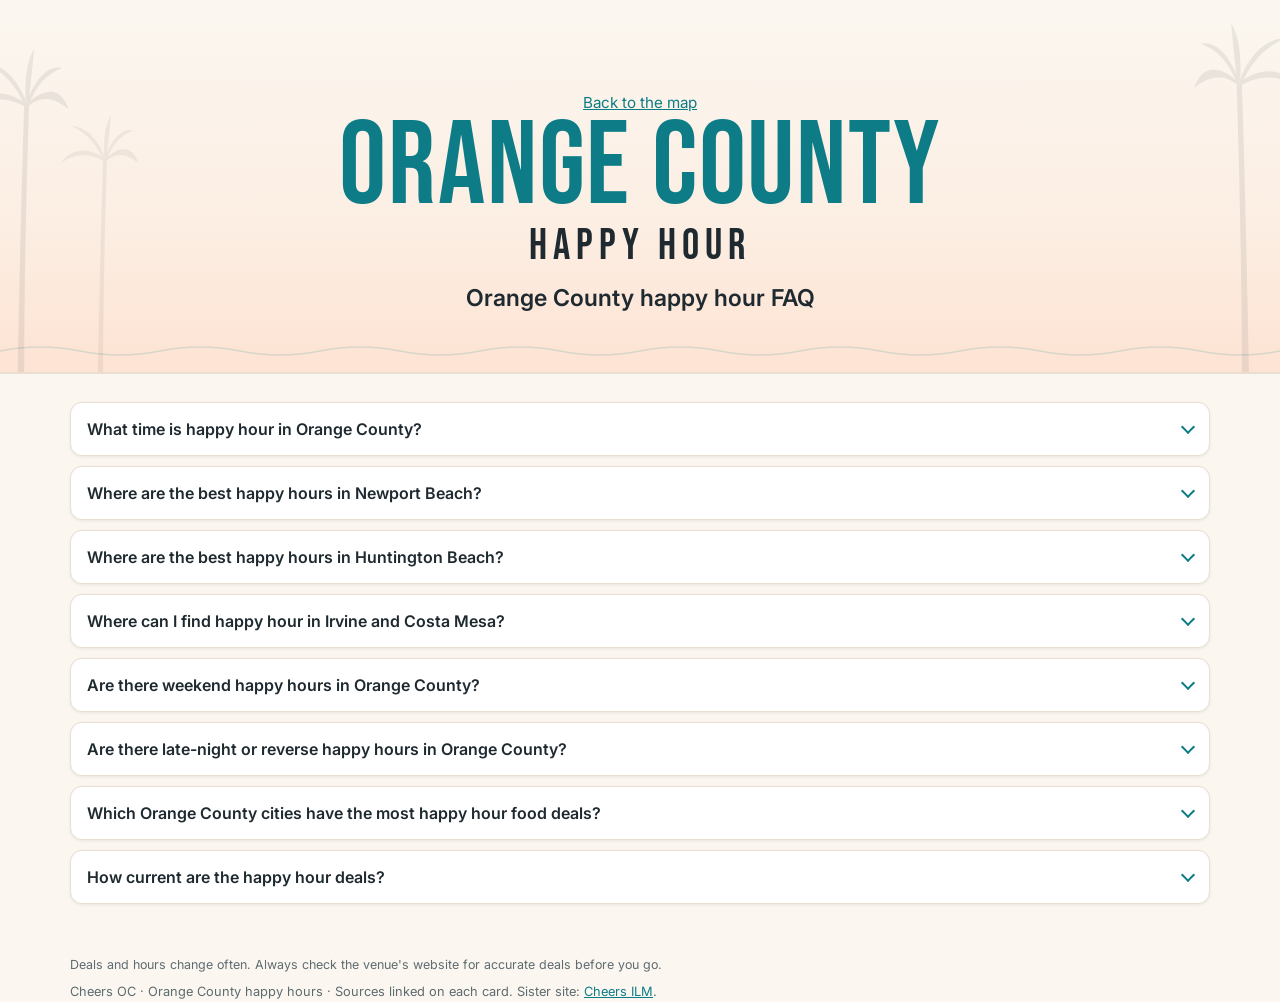
<file: faq/index.html>
<!doctype html><html lang="en"><head><meta charset="utf-8"><meta name="viewport" content="width=device-width,initial-scale=1">
<title>Orange County Happy Hour FAQ: Times &amp; Deals | Cheers OC</title><meta name="description" content="When is happy hour in Orange County? Typical 3-6 PM times, weekend and late-night deals, food specials by city, and how to find what's on now.">
<meta name="application-name" content="Cheers OC">
<meta property="og:title" content="Orange County Happy Hour FAQ: Times &amp; Deals | Cheers OC">
<meta property="og:site_name" content="Cheers OC">
<meta property="og:description" content="When is happy hour in Orange County? Typical 3-6 PM times, weekend and late-night deals, food specials by city, and how to find what's on now.">
<meta property="og:type" content="website">
<meta property="og:url" content="https://cheersoc.com/faq/">
<link rel="canonical" href="https://cheersoc.com/faq/">
<script type="application/ld+json">
{
  "@context": "https://schema.org",
  "@type": "FAQPage",
  "mainEntity": [
    {
      "@type": "Question",
      "name": "What time is happy hour in Orange County?",
      "acceptedAnswer": {
        "@type": "Answer",
        "text": "3–6 PM is the classic Orange County window. Of the 62 spots on Cheers OC, 29 start at 3 PM and 35 end at 6 PM, and 20 run exactly 3–6 PM. A few start earlier, like 1 PM at The Sandpiper Lounge in Laguna Beach, and some run until 7 PM. 17 spots list a happy hour every day of the week, and the rest are mostly weekday-only."
      }
    },
    {
      "@type": "Question",
      "name": "Where are the best happy hours in Newport Beach?",
      "acceptedAnswer": {
        "@type": "Answer",
        "text": "Spots we track in Newport Beach include Fly-N-Fish Oyster Bar (Mon–Fri 3–6 PM, half dozen oysters for $14), The Cannery's Jellyfish Lounge (daily 3:30–6 PM, 40% off marked menu items), RED O (daily 3–6 PM and 9 PM–close) and Bayside Restaurant (daily until 7 PM, $10 select-spirit cocktails). All 10 Newport spots are in the Newport Beach section under the map."
      }
    },
    {
      "@type": "Question",
      "name": "Where are the best happy hours in Huntington Beach?",
      "acceptedAnswer": {
        "@type": "Answer",
        "text": "Spots we track in Huntington Beach include Killarney's Irish Pub and Baja Sharkeez (both Mon–Fri 3–7 PM, with 32oz double drinks), No Ka Oi (daily 3–7 PM, $7 fish tacos, mai tais and more), Treehouse on PCH, a rooftop at the Pasea Hotel (Mon–Fri 4–6 PM), and Sandbar Cocina y Tequila (Mon–Fri 3–6:30 PM). See all 7 in the Huntington Beach section."
      }
    },
    {
      "@type": "Question",
      "name": "Where can I find happy hour in Irvine and Costa Mesa?",
      "acceptedAnswer": {
        "@type": "Answer",
        "text": "We track 7 spots in Irvine and 6 in Costa Mesa. In Irvine, Eureka! (daily 3–6 PM and 9 PM–close) and CUCINA enoteca (daily 3–6 PM) run every day. In Costa Mesa, Descanso offers $5 beers and $10 taco skillets Mon–Fri 3–6 PM, Ospi has a daily 3–5:30 PM aperitivo menu, and Cafe Sevilla takes 50% off tapas Wed–Sun 5–7 PM."
      }
    },
    {
      "@type": "Question",
      "name": "Are there weekend happy hours in Orange County?",
      "acceptedAnswer": {
        "@type": "Answer",
        "text": "Yes. 23 of the 62 spots we track list a Saturday or Sunday happy hour, and 17 run every day. Newport Beach has the most weekend options (5), followed by Laguna Beach and Irvine (4 each). Mozambique in Laguna Beach runs Sat–Sun 2–4 PM, and Hook & Anchor in Dana Point runs Sat–Sun 3–5 PM. Use the day filter to see weekend deals."
      }
    },
    {
      "@type": "Question",
      "name": "Are there late-night or reverse happy hours in Orange County?",
      "acceptedAnswer": {
        "@type": "Answer",
        "text": "Yes, a handful. RED O in Newport Beach and Eureka! Irvine both run a second happy hour from 9 PM to close. Yard House Irvine Spectrum lists a late night from 10 PM to midnight, Yard House Costa Mesa lists 10 PM to close Sun–Wed, and Mickey's Irish Pub in Fullerton runs 8 PM to close Sun–Wed. Late windows change, so confirm with the venue."
      }
    },
    {
      "@type": "Question",
      "name": "Which Orange County cities have the most happy hour food deals?",
      "acceptedAnswer": {
        "@type": "Answer",
        "text": "Newport Beach leads with 7 spots offering food deals, followed by Huntington Beach and Costa Mesa with 6 each, Irvine with 5 and San Clemente with 4. In total, 42 of the 62 spots we track include food, from oysters and tacos to discounted small plates. Pick \"Food\" in the deal filter to show only those spots, or open a city in the list under the map."
      }
    },
    {
      "@type": "Question",
      "name": "How current are the happy hour deals?",
      "acceptedAnswer": {
        "@type": "Answer",
        "text": "Happy hour deals change often, so treat each listing as a guide. Every card links to a venue page or the listing's source, so you can confirm the current specials, days and times before you go. Some listings don't publish prices or times yet, and if the venue's own page differs from ours, go with the venue."
      }
    }
  ]
}
</script>
<link rel="icon" href="/favicon.svg?v=7" type="image/svg+xml">
<link rel="icon" href="/favicon-32.png?v=7" type="image/png" sizes="32x32">
<link rel="icon" href="/favicon.ico?v=7" sizes="any">
<link rel="apple-touch-icon" href="/apple-touch-icon.png?v=7">
<meta name="theme-color" content="#FBF7F0">
<link rel="preconnect" href="https://fonts.googleapis.com"><link href="https://fonts.googleapis.com/css2?family=Bebas+Neue&family=Oswald:wght@500;700&family=Inter:wght@400;500;600&family=JetBrains+Mono:wght@400;500&display=swap" rel="stylesheet">
<link rel="stylesheet" href="/css/style.css?v=10"></head><body>
<header class="hero"><p class="hero-lead"><a href="/">Back to the map</a></p><div class="palms" aria-hidden="true"><svg class="palm p1" viewBox="0 0 120 400" style="height:88%" aria-hidden="true"><path d="M58 400 C60 300 62 200 66 70 L72 70 C68 200 66 300 66 400Z"/><path d="M69 72 C40 50 15 58 0 80 C22 62 45 62 69 76Z M69 72 C95 48 112 55 120 78 C100 62 85 62 69 76Z M69 70 C55 35 35 22 18 22 C40 32 55 48 67 74Z M69 70 C82 35 98 25 112 28 C92 36 80 50 71 74Z M68 70 C66 40 70 18 78 5 C76 28 74 48 71 72Z"/></svg><svg class="palm p2" viewBox="0 0 120 400" style="height:70%" aria-hidden="true"><path d="M58 400 C60 300 62 200 66 70 L72 70 C68 200 66 300 66 400Z"/><path d="M69 72 C40 50 15 58 0 80 C22 62 45 62 69 76Z M69 72 C95 48 112 55 120 78 C100 62 85 62 69 76Z M69 70 C55 35 35 22 18 22 C40 32 55 48 67 74Z M69 70 C82 35 98 25 112 28 C92 36 80 50 71 74Z M68 70 C66 40 70 18 78 5 C76 28 74 48 71 72Z"/></svg><svg class="palm p3" viewBox="0 0 120 400" style="height:95%" aria-hidden="true"><path d="M58 400 C60 300 62 200 66 70 L72 70 C68 200 66 300 66 400Z"/><path d="M69 72 C40 50 15 58 0 80 C22 62 45 62 69 76Z M69 72 C95 48 112 55 120 78 C100 62 85 62 69 76Z M69 70 C55 35 35 22 18 22 C40 32 55 48 67 74Z M69 70 C82 35 98 25 112 28 C92 36 80 50 71 74Z M68 70 C66 40 70 18 78 5 C76 28 74 48 71 72Z"/></svg></div>
<p class="mark" aria-hidden="true"><span class="mark-top">Orange County</span><span class="mark-sub">Happy Hour</span></p>
<h1 class="hero-title">Orange County happy hour FAQ</h1></header>
<main class="wrap">
<section class="areas faq" id="faq">
<details class="area"><summary><span>What time is happy hour in Orange County?</span></summary><p>3–6 PM is the classic Orange County window. Of the 62 spots on Cheers OC, 29 start at 3 PM and 35 end at 6 PM, and 20 run exactly 3–6 PM. A few start earlier, like 1 PM at The Sandpiper Lounge in Laguna Beach, and some run until 7 PM. 17 spots list a happy hour every day of the week, and the rest are mostly weekday-only.</p></details>
<details class="area"><summary><span>Where are the best happy hours in Newport Beach?</span></summary><p>Spots we track in Newport Beach include Fly-N-Fish Oyster Bar (Mon–Fri 3–6 PM, half dozen oysters for $14), The Cannery&#x27;s Jellyfish Lounge (daily 3:30–6 PM, 40% off marked menu items), RED O (daily 3–6 PM and 9 PM–close) and Bayside Restaurant (daily until 7 PM, $10 select-spirit cocktails). All 10 Newport spots are in <a href="/#browse-by-city">the Newport Beach section under the map</a>.</p></details>
<details class="area"><summary><span>Where are the best happy hours in Huntington Beach?</span></summary><p>Spots we track in Huntington Beach include Killarney&#x27;s Irish Pub and Baja Sharkeez (both Mon–Fri 3–7 PM, with 32oz double drinks), No Ka Oi (daily 3–7 PM, $7 fish tacos, mai tais and more), Treehouse on PCH, a rooftop at the Pasea Hotel (Mon–Fri 4–6 PM), and Sandbar Cocina y Tequila (Mon–Fri 3–6:30 PM). See all 7 in <a href="/#browse-by-city">the Huntington Beach section</a>.</p></details>
<details class="area"><summary><span>Where can I find happy hour in Irvine and Costa Mesa?</span></summary><p>We track 7 spots in Irvine and 6 in Costa Mesa. In Irvine, Eureka! (daily 3–6 PM and 9 PM–close) and CUCINA enoteca (daily 3–6 PM) run every day. In Costa Mesa, Descanso offers $5 beers and $10 taco skillets Mon–Fri 3–6 PM, Ospi has a daily 3–5:30 PM aperitivo menu, and Cafe Sevilla takes 50% off tapas Wed–Sun 5–7 PM.</p></details>
<details class="area"><summary><span>Are there weekend happy hours in Orange County?</span></summary><p>Yes. 23 of the 62 spots we track list a Saturday or Sunday happy hour, and 17 run every day. Newport Beach has the most weekend options (5), followed by Laguna Beach and Irvine (4 each). Mozambique in Laguna Beach runs Sat–Sun 2–4 PM, and Hook &amp; Anchor in Dana Point runs Sat–Sun 3–5 PM. Use the day filter to see weekend deals.</p></details>
<details class="area"><summary><span>Are there late-night or reverse happy hours in Orange County?</span></summary><p>Yes, a handful. RED O in Newport Beach and Eureka! Irvine both run a second happy hour from 9 PM to close. Yard House Irvine Spectrum lists a late night from 10 PM to midnight, Yard House Costa Mesa lists 10 PM to close Sun–Wed, and Mickey&#x27;s Irish Pub in Fullerton runs 8 PM to close Sun–Wed. Late windows change, so confirm with the venue.</p></details>
<details class="area"><summary><span>Which Orange County cities have the most happy hour food deals?</span></summary><p>Newport Beach leads with 7 spots offering food deals, followed by Huntington Beach and Costa Mesa with 6 each, Irvine with 5 and San Clemente with 4. In total, 42 of the 62 spots we track include food, from oysters and tacos to discounted small plates. Pick &quot;Food&quot; in the deal filter to show only those spots, or open <a href="/#browse-by-city">a city in the list under the map</a>.</p></details>
<details class="area"><summary><span>How current are the happy hour deals?</span></summary><p>Happy hour deals change often, so treat each listing as a guide. Every card links to a venue page or the listing&#x27;s source, so you can confirm the current specials, days and times before you go. Some listings don&#x27;t publish prices or times yet, and if the venue&#x27;s own page differs from ours, go with the venue.</p></details>
</section>
</main><footer class="wrap"><p class="disclaimer">Deals and hours change often. Always check the venue's website for accurate deals before you go.</p><span data-site-name>Cheers OC</span> · Orange County happy hours · Sources linked on each card. Sister site: <a href="https://cheersilm.com">Cheers ILM</a>.</footer>
</body></html>
</file>
<file: css/style.css>
:root{--bg:#FBF7F0;--bg2:#F3ECE0;--line:#E8DFD0;--ink:#1F2A30;--muted:#5E6B70;--glass:#0E7C86;--sun:#F2705B;--coraltxt:#D9533F;--card:#fff;--r:12px;--sh:0 1px 3px rgba(31,42,48,.08)}
*{box-sizing:border-box}body{margin:0;font:16px/1.5 Inter,system-ui,sans-serif;color:var(--ink);background:var(--bg)}
a{color:var(--glass)}.wrap{max-width:1180px;margin:0 auto;padding:0 20px}
.mono{font-family:"JetBrains Mono",monospace;font-weight:500;text-transform:uppercase;letter-spacing:.12em;font-size:.72rem;color:var(--glass)}.small{font-size:.65rem;color:var(--muted)}
.hero{position:relative;overflow:hidden;text-align:center;padding:84px 20px 60px;border-bottom:1px solid var(--line);background:linear-gradient(180deg,#FBF7F0 0%,#FCEEE3 60%,#FDE3D3 100%)}
.hero::after{content:"";position:absolute;left:0;right:0;bottom:0;height:1px;background:var(--line)}
.hero::before{content:"";position:absolute;left:0;right:0;bottom:14px;height:16px;opacity:.15;background:url("data:image/svg+xml,%3Csvg xmlns='http://www.w3.org/2000/svg' width='160' height='16'%3E%3Cpath d='M0 8 Q40 0 80 8 T160 8' fill='none' stroke='%230E7C86' stroke-width='1.5'/%3E%3C/svg%3E") repeat-x}
.palms{position:absolute;inset:0;pointer-events:none}.palm{position:absolute;bottom:0;fill:#1F2A30;opacity:.08}
.p1{left:-30px}.p2{left:60px;opacity:.06}.p3{right:-20px;transform:scaleX(-1)}
.mark{margin:0;max-width:100%;font-family:"Bebas Neue",Oswald,sans-serif;font-weight:400;text-transform:uppercase;line-height:.9;position:relative;z-index:1}
.mark-top{display:block;font-size:clamp(2.15rem,13.8vw,7.4rem);color:var(--glass);letter-spacing:.015em;white-space:nowrap}
.mark-sub{display:block;font-size:clamp(1.5rem,4.5vw,2.7rem);letter-spacing:.14em;color:var(--ink);margin-top:6px;white-space:nowrap}
.hero-title{position:relative;z-index:1;max-width:16em;margin:18px auto 0;font:600 clamp(1.15rem,2.6vw,1.45rem)/1.25 Inter,system-ui,sans-serif;color:var(--ink)}
.hero-lead{position:relative;z-index:1;max-width:36rem;margin:8px auto 0;color:var(--muted);font-size:.95rem}
.hero .mono{margin:22px 0 6px;position:relative;z-index:1}.tag-line{color:var(--muted);font-size:.95rem;margin:0;position:relative;z-index:1}
.intro{max-width:760px;margin:0 auto;padding:26px 20px 4px;text-align:center}
.intro h2{margin:0 0 8px;font-family:"Bebas Neue",Oswald,sans-serif;font-weight:400;font-size:clamp(1.7rem,3.2vw,2.15rem);letter-spacing:.04em;line-height:1;text-transform:uppercase}
.intro p{margin:0;color:var(--muted);font-size:.95rem}
.searchbar{display:flex;gap:12px;max-width:1180px;margin:0 auto;padding:22px 20px}
.field{flex:1;display:flex;align-items:center;background:#fff;border:1px solid var(--line);border-radius:10px;padding:0 8px 0 16px;box-shadow:var(--sh)}
.field:focus-within{border-color:var(--glass);box-shadow:0 0 0 3px rgba(14,124,134,.18)}
#q{flex:1;background:none;border:0;color:var(--ink);font:inherit;padding:15px 0;outline:none}#q::placeholder{color:var(--muted)}
.locate{background:var(--bg);border:1px solid var(--line);color:var(--muted);border-radius:8px;width:36px;height:34px;cursor:pointer;display:grid;place-items:center}.locate:hover,.locate.on{color:var(--glass);border-color:var(--glass)}
.cta{background:var(--sun);color:#fff;border:0;border-radius:10px;padding:0 24px;font:600 .95rem Inter;cursor:pointer;white-space:nowrap;box-shadow:0 2px 8px rgba(242,112,91,.3)}.cta:hover{filter:brightness(1.05)}
.browse{display:flex;gap:14px;align-items:center;flex-wrap:wrap;padding:14px 20px;border-top:1px solid var(--line);border-bottom:1px solid var(--line);background:var(--bg2)}
.browse>div{display:flex;gap:8px;flex-wrap:wrap}
.hchip,.chip{font-family:"JetBrains Mono",monospace;text-transform:uppercase;font-size:.68rem;letter-spacing:.1em;background:#fff;color:var(--ink);border:1px solid var(--line);border-radius:6px;padding:6px 10px;cursor:pointer}
.hchip:hover,.chip:hover{border-color:var(--glass)}.hchip.on,.chip.on{background:var(--glass);color:#fff;border-color:var(--glass)}
.filters{display:flex;flex-wrap:wrap;gap:10px;align-items:center;margin:26px 0 18px}.chips{display:flex;gap:6px;flex-wrap:wrap}
select{background:#fff;color:var(--ink);border:1px solid var(--line);border-radius:8px;padding:7px 10px;font:inherit;font-size:.85rem}
.toggle{font-size:.85rem;display:flex;gap:6px;align-items:center;color:var(--muted)}.count{color:var(--muted);font-size:.8rem;margin-left:auto}
.locmsg{color:var(--glass);font-size:.85rem}
.grid{display:grid;grid-template-columns:repeat(auto-fill,minmax(300px,1fr));gap:16px}
.card{background:#fff;border:1px solid var(--line);border-radius:var(--r);padding:18px;display:flex;flex-direction:column;gap:8px;box-shadow:var(--sh);cursor:pointer;transition:border-color .15s}
.card:hover,.card.sel{border-color:var(--glass)}
.card h3{font-family:"Bebas Neue",Oswald,sans-serif;font-weight:400;letter-spacing:.03em;margin:0;font-size:1.55rem;line-height:1.05}.meta{color:var(--muted);font-size:.84rem}
.card ul{margin:0;padding-left:18px;font-size:.92rem}.tags{display:flex;gap:6px;flex-wrap:wrap}
.tag{font-size:.7rem;padding:2px 8px;border-radius:999px;background:#E0F1F2;color:var(--glass)}.tag.live{background:var(--sun);color:#fff}.tag.warn{background:#FDE6E1;color:var(--coraltxt)}.tag.dist{background:var(--bg2);color:var(--ink)}
.card a{font-size:.82rem}.links{margin-top:auto;display:flex;gap:10px 12px;flex-wrap:wrap;align-items:baseline}
.confirm{color:var(--muted);font-size:.75rem}
.disclaimer{max-width:1180px;margin:0 auto;padding:0 20px 14px;font-size:.78rem;line-height:1.45;color:var(--muted)}
footer{padding:8px 20px 28px;color:var(--muted);font-size:.8rem}footer .disclaimer{padding:16px 0 8px}
.split{display:grid;grid-template-columns:minmax(0,1.35fr) minmax(0,1fr);gap:18px;align-items:start}
.mapwrap{position:sticky;top:16px}
#map{height:calc(100vh - 140px);min-height:520px;border-radius:var(--r);border:1px solid var(--line);background:var(--bg2)}
.list{max-height:calc(100vh - 140px);min-height:520px;overflow:auto;padding-right:4px}
.list .grid{grid-template-columns:1fr}.hint{color:var(--muted);font-size:.82rem;margin:0 0 10px}
.legend{position:absolute;left:12px;bottom:12px;z-index:500;display:flex;gap:12px;background:rgba(255,255,255,.92);border:1px solid var(--line);border-radius:8px;padding:6px 10px;font-size:.72rem;color:var(--ink)}
.legend span{display:flex;align-items:center;gap:5px}.pin{width:10px;height:10px;border-radius:50%;display:inline-block}
.pin.bar{background:var(--glass)}.pin.restaurant{background:var(--sun)}.pin.live{background:transparent;border:2px solid var(--sun);box-shadow:0 0 0 3px rgba(242,112,91,.25)}
.mk{width:34px;height:34px;border-radius:50% 50% 50% 4px;transform:rotate(-45deg);display:grid;place-items:center;border:2px solid #fff;box-shadow:0 3px 8px rgba(31,42,48,.3)}
.mk svg{transform:rotate(45deg);width:17px;height:17px}.mk.bar{background:var(--glass)}.mk.restaurant{background:var(--sun)}
.mk.live::after{content:"";position:absolute;inset:-6px;border-radius:50%;border:2px solid var(--sun);opacity:.6;animation:pulse 2s ease-out infinite}
@keyframes pulse{0%{transform:scale(.7);opacity:.7}100%{transform:scale(1.5);opacity:0}}
.leaflet-popup-content-wrapper,.leaflet-popup-tip{background:#fff;color:var(--ink);box-shadow:0 4px 14px rgba(31,42,48,.15)}
.leaflet-popup-content{margin:12px 14px;font:13px/1.45 Inter,sans-serif}.pop h4{font:400 1.3rem "Bebas Neue",Oswald;margin:0 0 2px}
.pop ul{padding-left:16px;margin:6px 0}.pop a{color:var(--glass);margin-right:10px}.pop .meta{font-size:.78rem}.pop .confirm{display:block;margin:4px 0}
.warm-tiles{filter:sepia(.08) saturate(1.05)}
#clock{white-space:nowrap}
.areas{margin:28px 0 36px}
.areas h2{margin:0 0 8px;font-family:"Bebas Neue",Oswald,sans-serif;font-weight:400;font-size:clamp(1.7rem,3.2vw,2.15rem);letter-spacing:.04em;line-height:1;text-transform:uppercase}
.areas-intro{margin:0 0 16px;color:var(--muted);font-size:.95rem;max-width:40rem}
.area{background:#fff;border:1px solid var(--line);border-radius:var(--r);box-shadow:var(--sh);margin:0 0 10px}
.area summary{cursor:pointer;list-style:none;padding:14px 16px;font-weight:600;display:flex;align-items:center;justify-content:space-between;gap:12px}
.area summary::-webkit-details-marker{display:none}
.area summary::marker{content:""}
.area summary::after{content:"";width:8px;height:8px;border-right:2px solid var(--glass);border-bottom:2px solid var(--glass);transform:rotate(45deg);flex:none;margin-top:-4px}
.area[open] summary::after{transform:rotate(-135deg);margin-top:4px}
.area-spots{list-style:none;margin:0;padding:0 16px 8px}
.area-spot{display:grid;gap:2px;padding:12px 0;border-top:1px solid var(--line)}
.area-name{font-weight:600}
.area-when,.area-deal{color:var(--muted);font-size:.9rem}
.area-links{font-size:.88rem;display:flex;gap:10px 12px;flex-wrap:wrap}
.area summary:focus-visible{outline:2px solid var(--glass);outline-offset:-2px}
.faq .area summary span{flex:1;min-width:0}
.faq .area p{margin:0;padding:12px 16px 14px;color:var(--muted);font-size:.95rem;border-top:1px solid var(--line)}
@media(max-width:900px){.split{grid-template-columns:1fr}.mapwrap{position:relative;top:0}#map{height:58vh;min-height:360px}.list{max-height:none;min-height:0;overflow:visible}}
@media(max-width:640px){.hero{padding:60px 16px 44px}.p1,.p2{display:none}.p3{height:60%!important;right:-30px}.searchbar{flex-direction:column}.cta{padding:14px}.grid{grid-template-columns:1fr}.count{margin-left:0}.hero .mono{font-size:.62rem;letter-spacing:.1em}#q{font-size:.88rem}}
</file>
